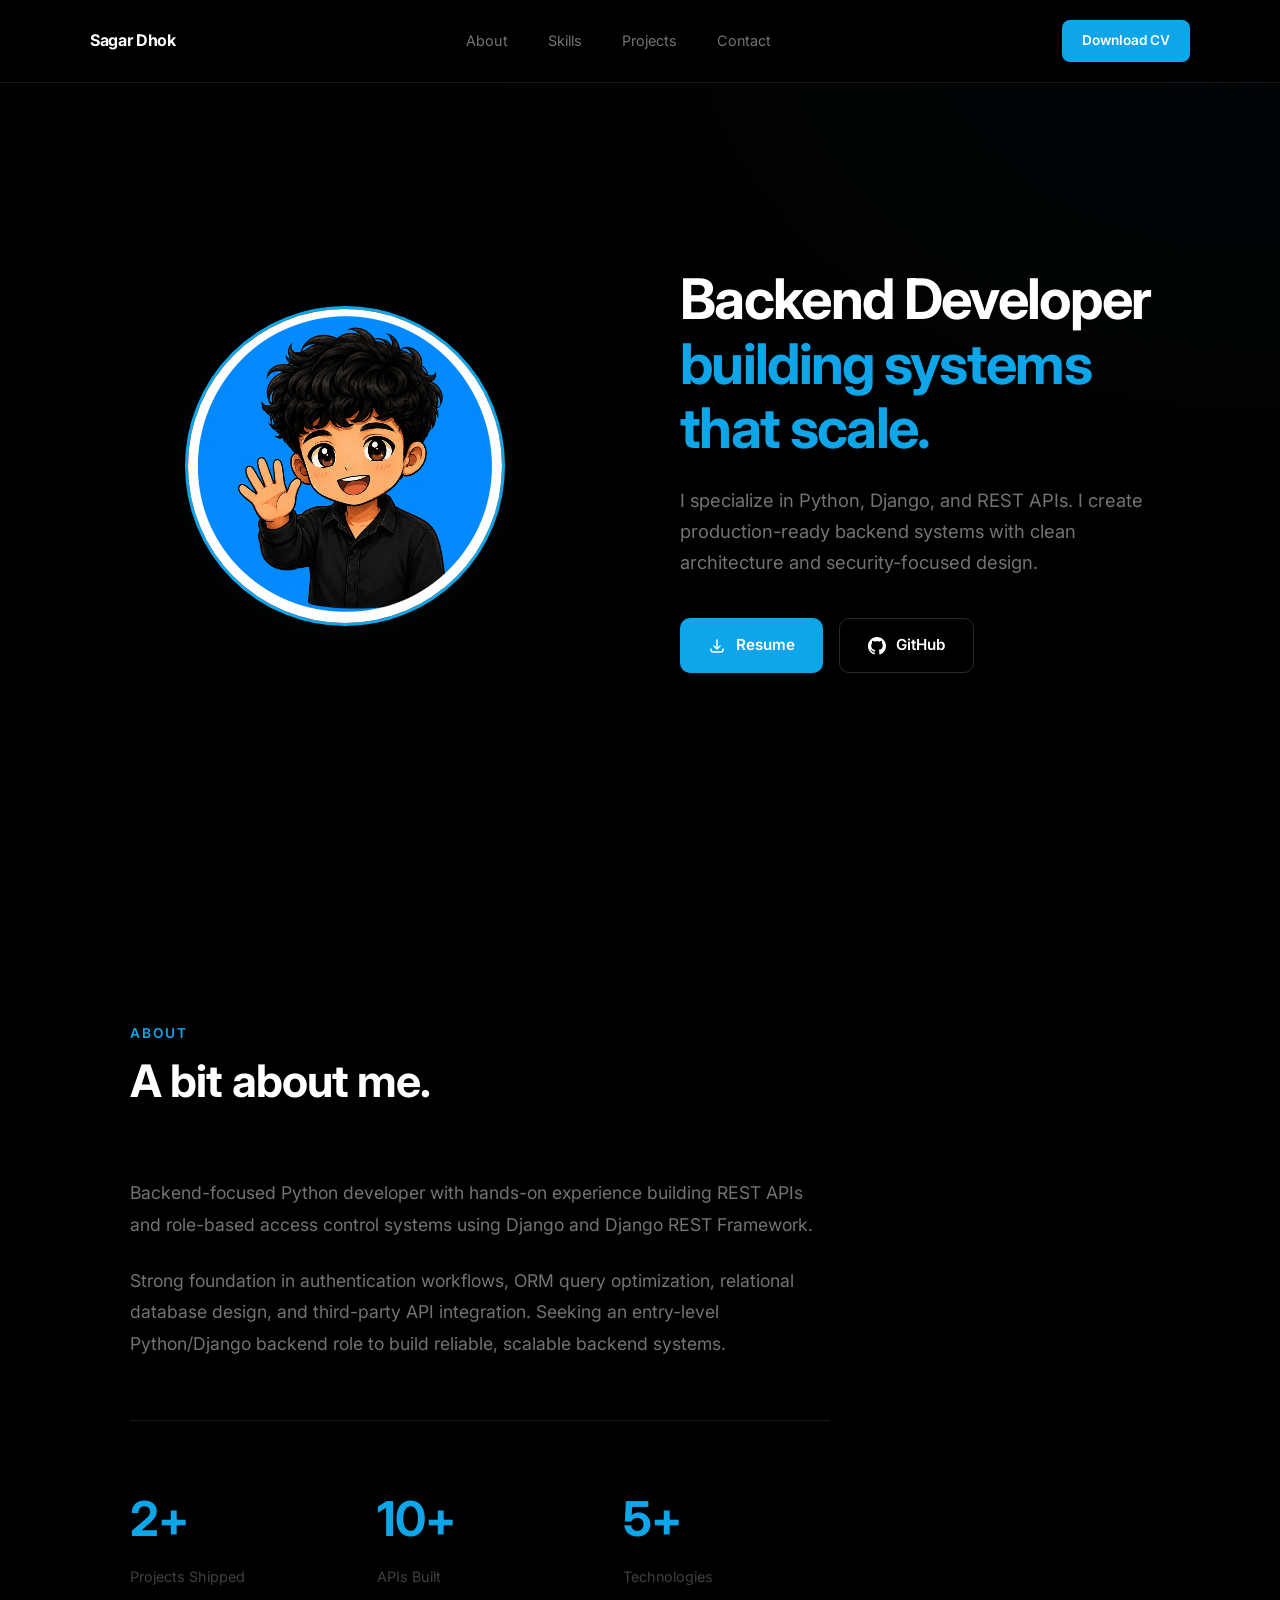
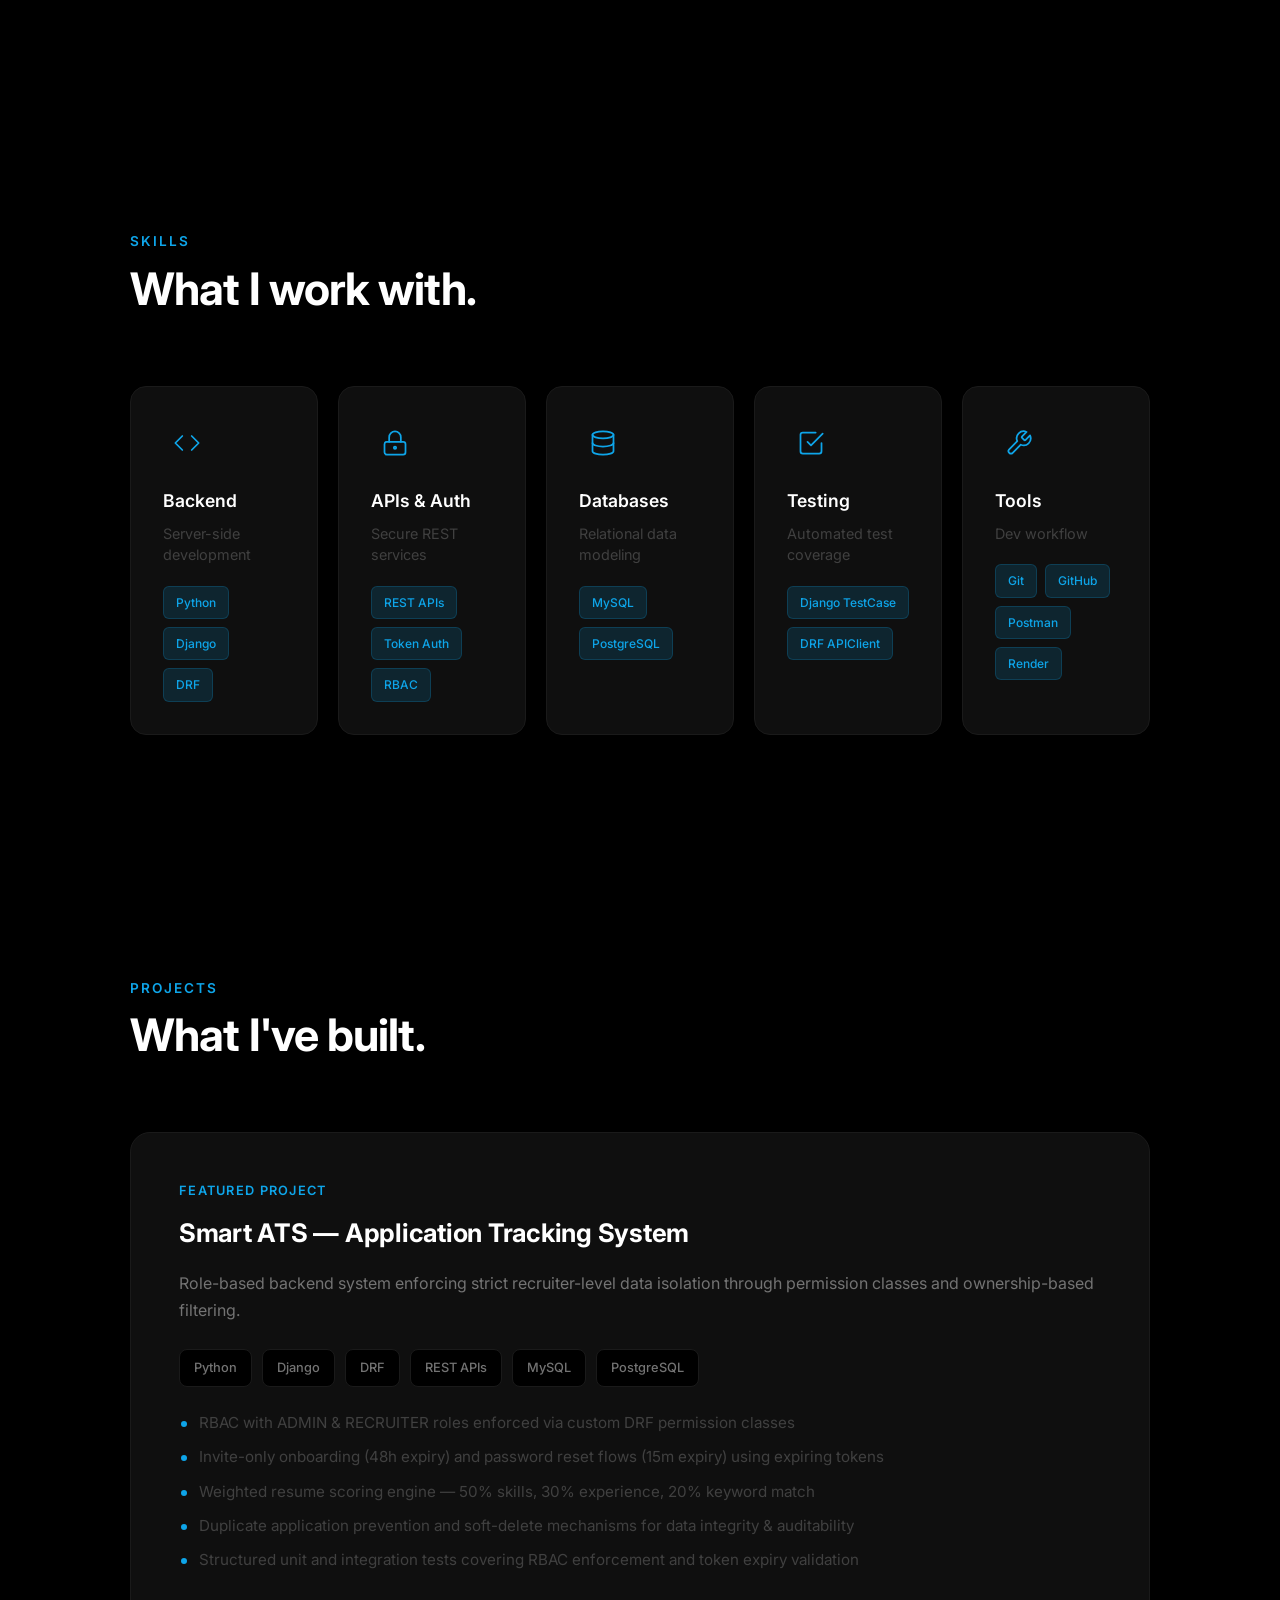
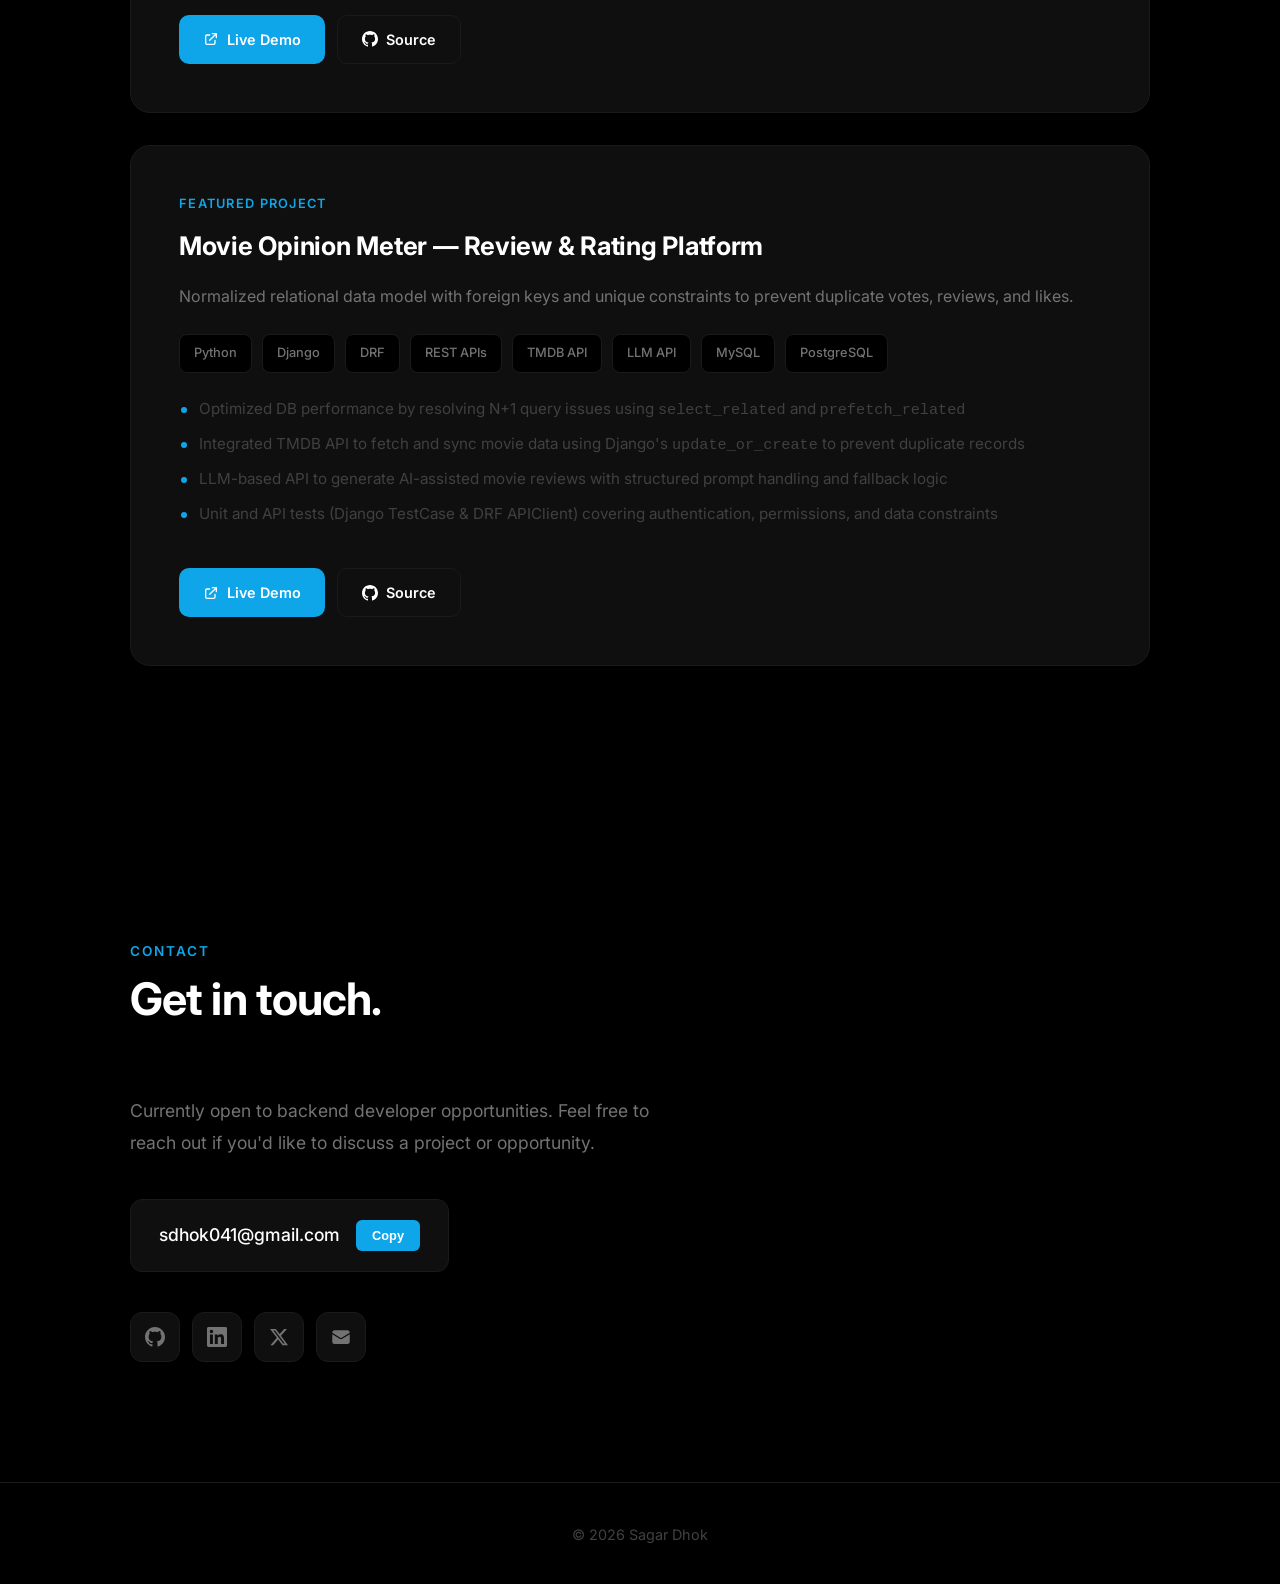
<file: index.html>
<!DOCTYPE html>
<html lang="en">
<head>
    <meta charset="UTF-8">
    <meta name="viewport" content="width=device-width, initial-scale=1.0">
    <meta name="description" content="Sagar Dhok - Backend Developer specializing in Python, Django, and REST APIs.">
    <title>Sagar Dhok — Backend Developer</title>
    <link rel="stylesheet" href="/static/css/style.css">
</head>
<body>

<!-- Nav -->
<nav class="nav">
    <div class="nav-inner">
        <a href="#" class="nav-logo">Sagar Dhok</a>
        <ul class="nav-links">
            <li><a href="#about">About</a></li>
            <li><a href="#skills">Skills</a></li>
            <li><a href="#projects">Projects</a></li>
            <li><a href="#contact">Contact</a></li>
        </ul>
        <a href="/static/resume/SagarDhok_Python_Backend_Developer.pdf" class="nav-cta" download>Download CV</a>
    </div>
</nav>

<!-- Hero -->
<section class="hero">
    <div class="hero-inner">
        
        <!-- Photo -->
        <div class="hero-photo">
            <div class="photo-container">
                <div class="photo-glow"></div>
                <img src="/static/images/profile.png" alt="Sagar Dhok" class="photo">

            </div>
        </div>
        
        
        <!-- Content -->
        <div class="hero-content">
            <h1>Backend Developer<br><span>building systems that scale.</span></h1>
            <p class="hero-description">
                I specialize in Python, Django, and REST APIs. I create production-ready 
                backend systems with clean architecture and security-focused design.
            </p>
            <div class="hero-buttons">
                <a href="/static/resume/SagarDhok_Python_Backend_Developer.pdf" class="btn btn-primary" download>
                    <svg xmlns="http://www.w3.org/2000/svg" fill="none" viewBox="0 0 24 24" stroke="currentColor" stroke-width="2">
                        <path stroke-linecap="round" stroke-linejoin="round" d="M4 16v1a3 3 0 003 3h10a3 3 0 003-3v-1m-4-4l-4 4m0 0l-4-4m4 4V4" />
                    </svg>
                    Resume
                </a>
                <a href="https://github.com/SagarDhok" target="_blank" class="btn btn-secondary">
                    <svg xmlns="http://www.w3.org/2000/svg" viewBox="0 0 24 24" fill="currentColor" width="18" height="18">
                        <path d="M12 0c-6.626 0-12 5.373-12 12 0 5.302 3.438 9.8 8.207 11.387.599.111.793-.261.793-.577v-2.234c-3.338.726-4.033-1.416-4.033-1.416-.546-1.387-1.333-1.756-1.333-1.756-1.089-.745.083-.729.083-.729 1.205.084 1.839 1.237 1.839 1.237 1.07 1.834 2.807 1.304 3.492.997.107-.775.418-1.305.762-1.604-2.665-.305-5.467-1.334-5.467-5.931 0-1.311.469-2.381 1.236-3.221-.124-.303-.535-1.524.117-3.176 0 0 1.008-.322 3.301 1.23.957-.266 1.983-.399 3.003-.404 1.02.005 2.047.138 3.006.404 2.291-1.552 3.297-1.23 3.297-1.23.653 1.653.242 2.874.118 3.176.77.84 1.235 1.911 1.235 3.221 0 4.609-2.807 5.624-5.479 5.921.43.372.823 1.102.823 2.222v3.293c0 .319.192.694.801.576 4.765-1.589 8.199-6.086 8.199-11.386 0-6.627-5.373-12-12-12z"/>
                    </svg>
                    GitHub
                </a>
            </div>
        </div>
    </div>
</section>

<!-- About -->
<section id="about">
    <div class="container">
        <span class="section-label">About</span>
        <h2 class="section-title">A bit about me.</h2>
        
        <div class="about-content">
            <p>
                Backend-focused Python developer with hands-on experience building REST APIs and
                role-based access control systems using Django and Django REST Framework.
            </p>
            <p>
                Strong foundation in authentication workflows, ORM query optimization, relational
                database design, and third-party API integration. Seeking an entry-level Python/Django
                backend role to build reliable, scalable backend systems.
            </p>
            
            <div class="stats">
                <div>
                    <div class="stat-value">2+</div>
                    <div class="stat-label">Projects Shipped</div>
                </div>
                <div>
                    <div class="stat-value">10+</div>
                    <div class="stat-label">APIs Built</div>
                </div>
                <div>
                    <div class="stat-value">5+</div>
                    <div class="stat-label">Technologies</div>
                </div>
            </div>
        </div>
    </div>
</section>

<!-- Skills -->
<section id="skills">
    <div class="container">
        <span class="section-label">Skills</span>
        <h2 class="section-title">What I work with.</h2>
        
        <div class="skills-grid skills-grid-5">
            <div class="skill-card">
                <span class="skill-icon">
                    <svg xmlns="http://www.w3.org/2000/svg" width="28" height="28" viewBox="0 0 24 24" fill="none" stroke="currentColor" stroke-width="1.5" stroke-linecap="round" stroke-linejoin="round"><polyline points="16 18 22 12 16 6"></polyline><polyline points="8 6 2 12 8 18"></polyline></svg>
                </span>
                <h4>Backend</h4>
                <p>Server-side development</p>
                <div class="skill-tags">
                    <span>Python</span>
                    <span>Django</span>
                    <span>DRF</span>
                </div>
            </div>
            
            <div class="skill-card">
                <span class="skill-icon">
                    <svg xmlns="http://www.w3.org/2000/svg" width="28" height="28" viewBox="0 0 24 24" fill="none" stroke="currentColor" stroke-width="1.5" stroke-linecap="round" stroke-linejoin="round"><rect x="3" y="11" width="18" height="11" rx="2" ry="2"></rect><path d="M7 11V7a5 5 0 0 1 10 0v4"></path><circle cx="12" cy="16" r="1"></circle></svg>
                </span>
                <h4>APIs &amp; Auth</h4>
                <p>Secure REST services</p>
                <div class="skill-tags">
                    <span>REST APIs</span>
                    <span>Token Auth</span>
                    <span>RBAC</span>
                </div>
            </div>

            <div class="skill-card">
                <span class="skill-icon">
                    <svg xmlns="http://www.w3.org/2000/svg" width="28" height="28" viewBox="0 0 24 24" fill="none" stroke="currentColor" stroke-width="1.5" stroke-linecap="round" stroke-linejoin="round"><ellipse cx="12" cy="5" rx="9" ry="3"></ellipse><path d="M21 12c0 1.66-4 3-9 3s-9-1.34-9-3"></path><path d="M3 5v14c0 1.66 4 3 9 3s9-1.34 9-3V5"></path></svg>
                </span>
                <h4>Databases</h4>
                <p>Relational data modeling</p>
                <div class="skill-tags">
                    <span>MySQL</span>
                    <span>PostgreSQL</span>
                </div>
            </div>

            <div class="skill-card">
                <span class="skill-icon">
                    <svg xmlns="http://www.w3.org/2000/svg" width="28" height="28" viewBox="0 0 24 24" fill="none" stroke="currentColor" stroke-width="1.5" stroke-linecap="round" stroke-linejoin="round"><path d="M9 11l3 3L22 4"></path><path d="M21 12v7a2 2 0 0 1-2 2H5a2 2 0 0 1-2-2V5a2 2 0 0 1 2-2h11"></path></svg>
                </span>
                <h4>Testing</h4>
                <p>Automated test coverage</p>
                <div class="skill-tags">
                    <span>Django TestCase</span>
                    <span>DRF APIClient</span>
                </div>
            </div>
            
            <div class="skill-card">
                <span class="skill-icon">
                    <svg xmlns="http://www.w3.org/2000/svg" width="28" height="28" viewBox="0 0 24 24" fill="none" stroke="currentColor" stroke-width="1.5" stroke-linecap="round" stroke-linejoin="round"><path d="M14.7 6.3a1 1 0 0 0 0 1.4l1.6 1.6a1 1 0 0 0 1.4 0l3.77-3.77a6 6 0 0 1-7.94 7.94l-6.91 6.91a2.12 2.12 0 0 1-3-3l6.91-6.91a6 6 0 0 1 7.94-7.94l-3.76 3.76z"></path></svg>
                </span>
                <h4>Tools</h4>
                <p>Dev workflow</p>
                <div class="skill-tags">
                    <span>Git</span>
                    <span>GitHub</span>
                    <span>Postman</span>
                    <span>Render</span>
                </div>
            </div>
        </div>
    </div>
</section>

<!-- Projects -->
<section id="projects">
    <div class="container">
        <span class="section-label">Projects</span>
        <h2 class="section-title">What I've built.</h2>
        
        <!-- Smart ATS -->
        <div class="project-card">
            <div class="project-content">
                <span class="project-label">Featured Project</span>
                <h3>Smart ATS &#8212; Application Tracking System</h3>
                <p>Role-based backend system enforcing strict recruiter-level data isolation through permission classes and ownership-based filtering.</p>
                
                <div class="project-tech">
                    <span>Python</span>
                    <span>Django</span>
                    <span>DRF</span>
                    <span>REST APIs</span>
                    <span>MySQL</span>
                    <span>PostgreSQL</span>
                </div>
                
                <ul class="project-features">
                    <li>RBAC with ADMIN &amp; RECRUITER roles enforced via custom DRF permission classes</li>
                    <li>Invite-only onboarding (48h expiry) and password reset flows (15m expiry) using expiring tokens</li>
                    <li>Weighted resume scoring engine &#8212; 50% skills, 30% experience, 20% keyword match</li>
                    <li>Duplicate application prevention and soft-delete mechanisms for data integrity &amp; auditability</li>
                    <li>Structured unit and integration tests covering RBAC enforcement and token expiry validation</li>
                </ul>
                
                <div class="project-links">
                    <a href="https://smart-ats-v0yf.onrender.com" target="_blank" class="link-primary">
                        <svg xmlns="http://www.w3.org/2000/svg" fill="none" viewBox="0 0 24 24" stroke="currentColor" stroke-width="2">
                            <path stroke-linecap="round" stroke-linejoin="round" d="M10 6H6a2 2 0 00-2 2v10a2 2 0 002 2h10a2 2 0 002-2v-4M14 4h6m0 0v6m0-6L10 14" />
                        </svg>
                        Live Demo
                    </a>
                    <a href="https://github.com/SagarDhok/Smart_ATS" target="_blank" class="link-secondary">
                        <svg xmlns="http://www.w3.org/2000/svg" viewBox="0 0 24 24" fill="currentColor">
                            <path d="M12 0c-6.626 0-12 5.373-12 12 0 5.302 3.438 9.8 8.207 11.387.599.111.793-.261.793-.577v-2.234c-3.338.726-4.033-1.416-4.033-1.416-.546-1.387-1.333-1.756-1.333-1.756-1.089-.745.083-.729.083-.729 1.205.084 1.839 1.237 1.839 1.237 1.07 1.834 2.807 1.304 3.492.997.107-.775.418-1.305.762-1.604-2.665-.305-5.467-1.334-5.467-5.931 0-1.311.469-2.381 1.236-3.221-.124-.303-.535-1.524.117-3.176 0 0 1.008-.322 3.301 1.23.957-.266 1.983-.399 3.003-.404 1.02.005 2.047.138 3.006.404 2.291-1.552 3.297-1.23 3.297-1.23.653 1.653.242 2.874.118 3.176.77.84 1.235 1.911 1.235 3.221 0 4.609-2.807 5.624-5.479 5.921.43.372.823 1.102.823 2.222v3.293c0 .319.192.694.801.576 4.765-1.589 8.199-6.086 8.199-11.386 0-6.627-5.373-12-12-12z"/>
                        </svg>
                        Source
                    </a>
                </div>
            </div>
        </div>
        
        <!-- Movie Opinion Meter -->
        <div class="project-card">
            <div class="project-content">
                <span class="project-label">Featured Project</span>
                <h3>Movie Opinion Meter &#8212; Review &amp; Rating Platform</h3>
                <p>Normalized relational data model with foreign keys and unique constraints to prevent duplicate votes, reviews, and likes.</p>
                
                <div class="project-tech">
                    <span>Python</span>
                    <span>Django</span>
                    <span>DRF</span>
                    <span>REST APIs</span>
                    <span>TMDB API</span>
                    <span>LLM API</span>
                    <span>MySQL</span>
                    <span>PostgreSQL</span>
                </div>
                
                <ul class="project-features">
                    <li>Optimized DB performance by resolving N+1 query issues using <code>select_related</code> and <code>prefetch_related</code></li>
                    <li>Integrated TMDB API to fetch and sync movie data using Django's <code>update_or_create</code> to prevent duplicate records</li>
                    <li>LLM-based API to generate AI-assisted movie reviews with structured prompt handling and fallback logic</li>
                    <li>Unit and API tests (Django TestCase &amp; DRF APIClient) covering authentication, permissions, and data constraints</li>
                </ul>
                
                <div class="project-links">
                    <a href="https://movie-opinion-meter.onrender.com" target="_blank" class="link-primary">
                        <svg xmlns="http://www.w3.org/2000/svg" fill="none" viewBox="0 0 24 24" stroke="currentColor" stroke-width="2">
                            <path stroke-linecap="round" stroke-linejoin="round" d="M10 6H6a2 2 0 00-2 2v10a2 2 0 002 2h10a2 2 0 002-2v-4M14 4h6m0 0v6m0-6L10 14" />
                        </svg>
                        Live Demo
                    </a>
                    <a href="https://github.com/SagarDhok/Movie_Opinion_Meter" target="_blank" class="link-secondary">
                        <svg xmlns="http://www.w3.org/2000/svg" viewBox="0 0 24 24" fill="currentColor">
                            <path d="M12 0c-6.626 0-12 5.373-12 12 0 5.302 3.438 9.8 8.207 11.387.599.111.793-.261.793-.577v-2.234c-3.338.726-4.033-1.416-4.033-1.416-.546-1.387-1.333-1.756-1.333-1.756-1.089-.745.083-.729.083-.729 1.205.084 1.839 1.237 1.839 1.237 1.07 1.834 2.807 1.304 3.492.997.107-.775.418-1.305.762-1.604-2.665-.305-5.467-1.334-5.467-5.931 0-1.311.469-2.381 1.236-3.221-.124-.303-.535-1.524.117-3.176 0 0 1.008-.322 3.301 1.23.957-.266 1.983-.399 3.003-.404 1.02.005 2.047.138 3.006.404 2.291-1.552 3.297-1.23 3.297-1.23.653 1.653.242 2.874.118 3.176.77.84 1.235 1.911 1.235 3.221 0 4.609-2.807 5.624-5.479 5.921.43.372.823 1.102.823 2.222v3.293c0 .319.192.694.801.576 4.765-1.589 8.199-6.086 8.199-11.386 0-6.627-5.373-12-12-12z"/>
                        </svg>
                        Source
                    </a>
                </div>
            </div>
        </div>
    </div>
</section>

<!-- Contact -->
<section id="contact">
    <div class="container">
        <span class="section-label">Contact</span>
        <h2 class="section-title">Get in touch.</h2>
        
        <div class="contact-content">
            <p>Currently open to backend developer opportunities. Feel free to reach out if you'd like to discuss a project or opportunity.</p>
            
            <div class="contact-email">
                <span>sdhok041@gmail.com</span>
                <button class="copy-btn" onclick="navigator.clipboard.writeText('sdhok041@gmail.com'); this.textContent='Copied!'; setTimeout(() => this.textContent='Copy', 2000)">Copy</button>
            </div>
            
            <div class="socials">
                <a href="https://github.com/SagarDhok" target="_blank" class="social-btn" title="GitHub">
                    <svg xmlns="http://www.w3.org/2000/svg" viewBox="0 0 24 24" fill="currentColor">
                        <path d="M12 0c-6.626 0-12 5.373-12 12 0 5.302 3.438 9.8 8.207 11.387.599.111.793-.261.793-.577v-2.234c-3.338.726-4.033-1.416-4.033-1.416-.546-1.387-1.333-1.756-1.333-1.756-1.089-.745.083-.729.083-.729 1.205.084 1.839 1.237 1.839 1.237 1.07 1.834 2.807 1.304 3.492.997.107-.775.418-1.305.762-1.604-2.665-.305-5.467-1.334-5.467-5.931 0-1.311.469-2.381 1.236-3.221-.124-.303-.535-1.524.117-3.176 0 0 1.008-.322 3.301 1.23.957-.266 1.983-.399 3.003-.404 1.02.005 2.047.138 3.006.404 2.291-1.552 3.297-1.23 3.297-1.23.653 1.653.242 2.874.118 3.176.77.84 1.235 1.911 1.235 3.221 0 4.609-2.807 5.624-5.479 5.921.43.372.823 1.102.823 2.222v3.293c0 .319.192.694.801.576 4.765-1.589 8.199-6.086 8.199-11.386 0-6.627-5.373-12-12-12z"/>
                    </svg>
                </a>
                <a href="https://linkedin.com/in/sagardhok" target="_blank" class="social-btn" title="LinkedIn">
                    <svg xmlns="http://www.w3.org/2000/svg" viewBox="0 0 24 24" fill="currentColor">
                        <path d="M20.447 20.452h-3.554v-5.569c0-1.328-.027-3.037-1.852-3.037-1.853 0-2.136 1.445-2.136 2.939v5.667H9.351V9h3.414v1.561h.046c.477-.9 1.637-1.85 3.37-1.85 3.601 0 4.267 2.37 4.267 5.455v6.286zM5.337 7.433c-1.144 0-2.063-.926-2.063-2.065 0-1.138.92-2.063 2.063-2.063 1.14 0 2.064.925 2.064 2.063 0 1.139-.925 2.065-2.064 2.065zm1.782 13.019H3.555V9h3.564v11.452zM22.225 0H1.771C.792 0 0 .774 0 1.729v20.542C0 23.227.792 24 1.771 24h20.451C23.2 24 24 23.227 24 22.271V1.729C24 .774 23.2 0 22.222 0h.003z"/>
                    </svg>
                </a>
                <a href="https://x.com/SagarDh0k" target="_blank" class="social-btn" title="X">
                    <svg xmlns="http://www.w3.org/2000/svg" viewBox="0 0 24 24" fill="currentColor">
                        <path d="M18.244 2.25h3.308l-7.227 8.26 8.502 11.24H16.17l-5.214-6.817L4.99 21.75H1.68l7.73-8.835L1.254 2.25H8.08l4.713 6.231zm-1.161 17.52h1.833L7.084 4.126H5.117z"/>
                    </svg>
                </a>
                <a href="mailto:sdhok041@gmail.com" class="social-btn" title="Email">
                    <svg xmlns="http://www.w3.org/2000/svg" viewBox="0 0 24 24" fill="currentColor">
                        <path d="M1.5 8.67v8.58a3 3 0 003 3h15a3 3 0 003-3V8.67l-8.928 5.493a3 3 0 01-3.144 0L1.5 8.67z"/>
                        <path d="M22.5 6.908V6.75a3 3 0 00-3-3h-15a3 3 0 00-3 3v.158l9.714 5.978a1.5 1.5 0 001.572 0L22.5 6.908z"/>
                    </svg>
                </a>
            </div>
        </div>
    </div>
</section>

<!-- Footer -->
<footer class="footer">
    <p>&copy; 2026 Sagar Dhok</p>
</footer>

</body>
</html>
</file>
<file: static/css/style.css>
@import url('https://fonts.googleapis.com/css2?family=Inter:wght@400;500;600;700;800&display=swap');

:root {
    /* Dark Theme */
    --bg: #000000;
    --bg-elevated: #0a0a0a;
    --bg-card: #0f0f0f;

    /* Sky Blue Accent */
    --red: #0ea5e9;
    --red-dark: #0284c7;
    --red-glow: rgba(14, 165, 233, 0.15);

    /* Text */
    --text: #ffffff;
    --text-secondary: #737373;
    --text-muted: #404040;

    /* Border */
    --border: #1a1a1a;
    --border-hover: #2a2a2a;
}

* {
    margin: 0;
    padding: 0;
    box-sizing: border-box;
}

html {
    scroll-behavior: smooth;
}

body {
    font-family: 'Inter', -apple-system, BlinkMacSystemFont, sans-serif;
    background: var(--bg);
    color: var(--text);
    line-height: 1.6;
    -webkit-font-smoothing: antialiased;
}

/* Subtle gradient background */
body::before {
    content: '';
    position: fixed;
    top: 0;
    left: 0;
    width: 100%;
    height: 100%;
    background: radial-gradient(ellipse at top right, rgba(14, 165, 233, 0.03) 0%, transparent 50%);
    pointer-events: none;
    z-index: -1;
}

a {
    color: inherit;
    text-decoration: none;
}

/* ================= ANIMATIONS ================= */
@keyframes fadeInUp {
    from {
        opacity: 0;
        transform: translateY(30px);
    }

    to {
        opacity: 1;
        transform: translateY(0);
    }
}

@keyframes fadeIn {
    from {
        opacity: 0;
    }

    to {
        opacity: 1;
    }
}

@keyframes scaleIn {
    from {
        opacity: 0;
        transform: scale(0.9);
    }

    to {
        opacity: 1;
        transform: scale(1);
    }
}

@keyframes pulse {

    0%,
    100% {
        opacity: 1;
    }

    50% {
        opacity: 0.5;
    }
}

@keyframes float {

    0%,
    100% {
        transform: translateY(0);
    }

    50% {
        transform: translateY(-10px);
    }
}

@keyframes glow {

    0%,
    100% {
        box-shadow: 0 0 20px rgba(14, 165, 233, 0.3);
    }

    50% {
        box-shadow: 0 0 40px rgba(14, 165, 233, 0.5);
    }
}

/* ================= LAYOUT ================= */
.container {
    max-width: 1100px;
    margin: 0 auto;
    padding: 0 40px;
}

/* ================= NAV ================= */
.nav {
    position: fixed;
    top: 0;
    left: 0;
    right: 0;
    z-index: 100;
    padding: 20px 40px;
    background: rgba(0, 0, 0, 0.9);
    backdrop-filter: blur(20px);
    -webkit-backdrop-filter: blur(20px);
    border-bottom: 1px solid var(--border);
    animation: fadeIn 0.6s ease;
}

.nav-inner {
    max-width: 1100px;
    margin: 0 auto;
    display: flex;
    justify-content: space-between;
    align-items: center;
}

.nav-logo {
    font-size: 1rem;
    font-weight: 700;
    letter-spacing: -0.02em;
    transition: color 0.3s;
}

.nav-logo:hover {
    color: var(--red);
}

.nav-links {
    display: flex;
    gap: 40px;
    list-style: none;
}

.nav-links a {
    font-size: 0.9rem;
    color: var(--text-secondary);
    transition: all 0.3s;
    position: relative;
}

.nav-links a::after {
    content: '';
    position: absolute;
    bottom: -4px;
    left: 0;
    width: 0;
    height: 2px;
    background: var(--red);
    transition: width 0.3s;
}

.nav-links a:hover {
    color: var(--text);
}

.nav-links a:hover::after {
    width: 100%;
}

.nav-cta {
    font-size: 0.85rem;
    font-weight: 600;
    padding: 10px 20px;
    background: var(--red);
    color: var(--text);
    border-radius: 8px;
    transition: all 0.3s;
}

.nav-cta:hover {
    background: var(--red-dark);
    transform: translateY(-2px);
    box-shadow: 0 10px 20px rgba(14, 165, 233, 0.3);
}

/* ================= HERO ================= */
.hero {
    min-height: 100vh;
    display: flex;
    align-items: center;
    padding: 140px 40px 100px;
}

.hero-inner {
    max-width: 1100px;
    margin: 0 auto;
    display: grid;
    grid-template-columns: 1fr 1fr;
    gap: 80px;
    align-items: center;
    width: 100%;
}

/* Photo */
.hero-photo {
    display: flex;
    justify-content: center;
    animation: scaleIn 0.8s ease 0.2s both;
}

.photo-container {
    position: relative;
}

.photo {
    width: 320px;
    height: 320px;
    border-radius: 50%;
    object-fit: cover;
    border: 3px solid var(--red);
    transition: all 0.5s ease;
    animation: float 6s ease-in-out infinite;
}

.photo:hover {
    border-color: var(--text);
    transform: scale(1.05);
    box-shadow: 0 0 60px rgba(14, 165, 233, 0.4);
}

.photo-glow {
    position: absolute;
    top: 50%;
    left: 50%;
    width: 380px;
    height: 380px;
    transform: translate(-50%, -50%);
    background: radial-gradient(circle, rgba(14, 165, 233, 0.1) 0%, transparent 70%);
    pointer-events: none;
    z-index: -1;
    animation: glow 3s ease-in-out infinite;
}

.status {
    position: absolute;
    bottom: 24px;
    right: 24px;
    display: flex;
    align-items: center;
    gap: 8px;
    padding: 10px 16px;
    background: var(--bg);
    border: 1px solid var(--red);
    border-radius: 100px;
    font-size: 0.8rem;
    font-weight: 500;
    color: var(--text);
    animation: fadeIn 1s ease 0.6s both;
}

.status-dot {
    width: 8px;
    height: 8px;
    background: #22c55e;
    border-radius: 50%;
    animation: pulse 2s ease-in-out infinite;
}

/* Content */
.hero-content {
    animation: fadeInUp 0.8s ease 0.3s both;
}

.hero-content h1 {
    font-size: clamp(2.5rem, 5vw, 3.5rem);
    font-weight: 700;
    line-height: 1.15;
    letter-spacing: -0.03em;
    margin-bottom: 24px;
}

.hero-content h1 span {
    color: var(--red);
}

.hero-description {
    font-size: 1.15rem;
    color: var(--text-secondary);
    line-height: 1.7;
    margin-bottom: 40px;
    max-width: 480px;
}

.hero-buttons {
    display: flex;
    gap: 16px;
    animation: fadeInUp 0.8s ease 0.5s both;
}

.btn {
    font-size: 0.95rem;
    font-weight: 600;
    padding: 14px 28px;
    border-radius: 10px;
    display: inline-flex;
    align-items: center;
    gap: 10px;
    transition: all 0.3s ease;
    cursor: pointer;
    border: none;
}

.btn svg {
    width: 18px;
    height: 18px;
}

.btn-primary {
    background: var(--red);
    color: var(--text);
}

.btn-primary:hover {
    background: var(--red-dark);
    transform: translateY(-3px);
    box-shadow: 0 15px 30px rgba(14, 165, 233, 0.4);
}

.btn-secondary {
    background: transparent;
    color: var(--text);
    border: 1px solid var(--border-hover);
}

.btn-secondary:hover {
    border-color: var(--red);
    color: var(--red);
    transform: translateY(-3px);
}

/* ================= SECTIONS ================= */
section {
    padding: 120px 40px;
}

.section-label {
    font-size: 0.85rem;
    font-weight: 600;
    color: var(--red);
    text-transform: uppercase;
    letter-spacing: 0.15em;
    margin-bottom: 16px;
}

.section-title {
    font-size: clamp(2rem, 4vw, 2.8rem);
    font-weight: 700;
    letter-spacing: -0.02em;
    margin-bottom: 60px;
}

/* ================= ABOUT ================= */
.about-content {
    max-width: 700px;
}

.about-content p {
    font-size: 1.1rem;
    color: var(--text-secondary);
    line-height: 1.8;
    margin-bottom: 24px;
}

.stats {
    display: grid;
    grid-template-columns: repeat(3, 1fr);
    gap: 40px;
    margin-top: 60px;
    padding-top: 60px;
    border-top: 1px solid var(--border);
}

.stat-value {
    font-size: 3rem;
    font-weight: 700;
    letter-spacing: -0.02em;
    color: var(--red);
}

.stat-label {
    font-size: 0.9rem;
    color: var(--text-muted);
    margin-top: 8px;
}

/* ================= SKILLS ================= */
.skills-grid {
    display: grid;
    grid-template-columns: repeat(4, 1fr);
    gap: 20px;
}

.skills-grid-5 {
    grid-template-columns: repeat(5, 1fr);
}

.skill-card {
    background: var(--bg-card);
    border: 1px solid var(--border);
    border-radius: 16px;
    padding: 32px;
    transition: all 0.4s ease;
    position: relative;
    overflow: hidden;
}

.skill-card::before {
    content: '';
    position: absolute;
    top: 0;
    left: 0;
    right: 0;
    height: 2px;
    background: linear-gradient(90deg, var(--red), var(--red-dark));
    transform: scaleX(0);
    transform-origin: left;
    transition: transform 0.4s ease;
}

.skill-card:hover {
    border-color: var(--red);
    transform: translateY(-8px);
    box-shadow: 0 20px 40px rgba(14, 165, 233, 0.15);
}

.skill-card:hover::before {
    transform: scaleX(1);
}

.skill-icon {
    display: flex;
    align-items: center;
    justify-content: center;
    width: 48px;
    height: 48px;
    margin-bottom: 20px;
    color: var(--red);
    transition: color 0.3s;
}

.skill-card:hover .skill-icon {
    color: var(--text);
}

.skill-card h4 {
    font-size: 1.1rem;
    font-weight: 600;
    margin-bottom: 8px;
}

.skill-card p {
    font-size: 0.9rem;
    color: var(--text-muted);
    margin-bottom: 20px;
    line-height: 1.5;
}

.skill-tags {
    display: flex;
    flex-wrap: wrap;
    gap: 8px;
}

.skill-tags span {
    font-size: 0.75rem;
    font-weight: 500;
    padding: 6px 12px;
    background: var(--red-glow);
    border: 1px solid rgba(14, 165, 233, 0.2);
    border-radius: 6px;
    color: var(--red);
    transition: all 0.3s;
}

.skill-card:hover .skill-tags span {
    background: rgba(14, 165, 233, 0.2);
    border-color: var(--red);
}

/* ================= PROJECTS ================= */
.project-card {
    background: var(--bg-card);
    border: 1px solid var(--border);
    border-radius: 20px;
    padding: 48px;
    margin-bottom: 32px;
    transition: all 0.4s ease;
    position: relative;
    overflow: hidden;
}

.project-card::before {
    content: '';
    position: absolute;
    top: 0;
    left: 0;
    width: 4px;
    height: 0;
    background: var(--red);
    transition: height 0.4s ease;
}

.project-card:hover {
    border-color: var(--border-hover);
    transform: translateY(-8px);
    box-shadow: 0 30px 60px rgba(0, 0, 0, 0.3);
}

.project-card:hover::before {
    height: 100%;
}

.project-content {
    display: flex;
    flex-direction: column;
}

.project-label {
    font-size: 0.8rem;
    font-weight: 600;
    color: var(--red);
    text-transform: uppercase;
    letter-spacing: 0.1em;
    margin-bottom: 12px;
}

.project-card h3 {
    font-size: 1.6rem;
    font-weight: 700;
    margin-bottom: 16px;
    letter-spacing: -0.01em;
    transition: color 0.3s;
}

.project-card:hover h3 {
    color: var(--red);
}

.project-card>.project-content>p {
    color: var(--text-secondary);
    font-size: 1rem;
    line-height: 1.7;
    margin-bottom: 24px;
}

.project-tech {
    display: flex;
    flex-wrap: wrap;
    gap: 10px;
    margin-bottom: 24px;
}

.project-tech span {
    font-size: 0.8rem;
    font-weight: 500;
    padding: 8px 14px;
    background: var(--bg);
    border: 1px solid var(--border);
    border-radius: 8px;
    color: var(--text-secondary);
    transition: all 0.3s;
}

.project-card:hover .project-tech span {
    border-color: var(--border-hover);
}

.project-features {
    list-style: none;
    margin-bottom: 32px;
    flex: 1;
}

.project-features li {
    font-size: 0.95rem;
    color: var(--text-muted);
    padding-left: 20px;
    margin-bottom: 10px;
    position: relative;
    line-height: 1.6;
    transition: color 0.3s;
}

.project-features li::before {
    content: '';
    position: absolute;
    left: 2px;
    top: 10px;
    width: 6px;
    height: 6px;
    background: var(--red);
    border-radius: 50%;
}

.project-card:hover .project-features li {
    color: var(--text-secondary);
}

.project-links {
    display: flex;
    gap: 12px;
}

.project-links a {
    font-size: 0.9rem;
    font-weight: 600;
    padding: 12px 24px;
    border-radius: 10px;
    display: inline-flex;
    align-items: center;
    gap: 8px;
    transition: all 0.3s;
}

.project-links a svg {
    width: 16px;
    height: 16px;
}

.link-primary {
    background: var(--red);
    color: var(--text);
}

.link-primary:hover {
    background: var(--red-dark);
    transform: translateY(-2px);
    box-shadow: 0 10px 20px rgba(14, 165, 233, 0.3);
}

.link-secondary {
    background: transparent;
    border: 1px solid var(--border);
    color: var(--text);
}

.link-secondary:hover {
    border-color: var(--red);
    color: var(--red);
    transform: translateY(-2px);
}

/* ================= CONTACT ================= */
.contact-content {
    max-width: 550px;
}

.contact-content>p {
    font-size: 1.1rem;
    color: var(--text-secondary);
    line-height: 1.8;
    margin-bottom: 40px;
}

.contact-email {
    display: inline-flex;
    align-items: center;
    gap: 16px;
    padding: 20px 28px;
    background: var(--bg-card);
    border: 1px solid var(--border);
    border-radius: 12px;
    margin-bottom: 40px;
    transition: all 0.3s;
}

.contact-email:hover {
    border-color: var(--red);
}

.contact-email span {
    font-size: 1.1rem;
    font-weight: 500;
}

.copy-btn {
    font-size: 0.8rem;
    font-weight: 600;
    padding: 8px 16px;
    background: var(--red);
    color: var(--text);
    border: none;
    border-radius: 6px;
    cursor: pointer;
    transition: all 0.3s;
}

.copy-btn:hover {
    background: var(--red-dark);
    transform: translateY(-2px);
}

.socials {
    display: flex;
    gap: 12px;
}

.social-btn {
    width: 50px;
    height: 50px;
    display: flex;
    align-items: center;
    justify-content: center;
    background: var(--bg-card);
    border: 1px solid var(--border);
    border-radius: 12px;
    color: var(--text-secondary);
    transition: all 0.3s ease;
}

.social-btn svg {
    width: 20px;
    height: 20px;
}

.social-btn:hover {
    border-color: var(--red);
    color: var(--red);
    transform: translateY(-5px) scale(1.05);
    box-shadow: 0 15px 30px rgba(14, 165, 233, 0.2);
}

/* ================= FOOTER ================= */
.footer {
    text-align: center;
    padding: 40px;
    border-top: 1px solid var(--border);
}

.footer p {
    color: var(--text-muted);
    font-size: 0.9rem;
}

/* ================= RESPONSIVE ================= */

/* Tablet */
@media (max-width: 900px) {
    .hero-inner {
        grid-template-columns: 1fr;
        text-align: center;
        gap: 48px;
    }

    .hero-photo {
        order: -1;
    }

    .hero-description {
        max-width: 100%;
        margin-left: auto;
        margin-right: auto;
    }

    .hero-buttons {
        justify-content: center;
    }

    .skills-grid,
    .skills-grid-5 {
        grid-template-columns: repeat(3, 1fr);
    }

    .stats {
        gap: 24px;
    }

    .about-content {
        max-width: 100%;
    }

    .contact-content {
        max-width: 100%;
    }
}

/* Mobile */
@media (max-width: 640px) {

    /* Base spacing */
    .container,
    section,
    .nav,
    .hero {
        padding-left: 20px;
        padding-right: 20px;
    }

    /* Navigation */
    .nav {
        padding: 16px 20px;
    }

    .nav-logo {
        font-size: 0.95rem;
    }

    .nav-links {
        display: none;
    }

    .nav-cta {
        padding: 8px 16px;
        font-size: 0.8rem;
    }

    /* Hero */
    .hero {
        min-height: auto;
        padding-top: 100px;
        padding-bottom: 60px;
    }

    .hero-inner {
        gap: 40px;
    }

    .photo {
        width: 200px;
        height: 200px;
        border-width: 2px;
    }

    .photo-glow {
        width: 230px;
        height: 230px;
    }

    .status {
        bottom: 10px;
        right: 10px;
        padding: 6px 12px;
        font-size: 0.7rem;
    }

    .status-dot {
        width: 6px;
        height: 6px;
    }

    .hero-content h1 {
        font-size: 1.8rem;
        margin-bottom: 16px;
    }

    .hero-description {
        font-size: 1rem;
        margin-bottom: 28px;
    }

    .hero-buttons {
        flex-direction: column;
        gap: 12px;
    }

    .btn {
        width: 100%;
        justify-content: center;
        padding: 14px 24px;
        font-size: 0.9rem;
    }

    /* Sections */
    section {
        padding-top: 60px;
        padding-bottom: 60px;
    }

    .section-label {
        font-size: 0.75rem;
        margin-bottom: 12px;
    }

    .section-title {
        font-size: 1.6rem;
        margin-bottom: 40px;
    }

    /* About */
    .about-content p {
        font-size: 1rem;
    }

    .stats {
        grid-template-columns: repeat(3, 1fr);
        gap: 12px;
        margin-top: 40px;
        padding-top: 40px;
    }

    .stat-value {
        font-size: 1.8rem;
    }

    .stat-label {
        font-size: 0.75rem;
    }

    /* Skills */
    .skills-grid,
    .skills-grid-5 {
        grid-template-columns: 1fr;
        gap: 16px;
    }

    .skill-card {
        padding: 24px;
        border-radius: 12px;
    }

    .skill-icon {
        font-size: 1.6rem;
        margin-bottom: 14px;
    }

    .skill-card h4 {
        font-size: 1rem;
    }

    .skill-card p {
        font-size: 0.85rem;
        margin-bottom: 14px;
    }

    .skill-tags span {
        font-size: 0.7rem;
        padding: 5px 10px;
    }

    /* Projects */
    .project-card {
        padding: 24px;
        border-radius: 16px;
        margin-bottom: 20px;
    }

    .project-label {
        font-size: 0.7rem;
    }

    .project-card h3 {
        font-size: 1.3rem;
        margin-bottom: 12px;
    }

    .project-card>.project-content>p {
        font-size: 0.9rem;
        margin-bottom: 20px;
    }

    .project-tech {
        gap: 8px;
        margin-bottom: 20px;
    }

    .project-tech span {
        font-size: 0.7rem;
        padding: 6px 10px;
    }

    .project-features li {
        font-size: 0.85rem;
        margin-bottom: 8px;
    }

    .project-links {
        flex-direction: column;
        gap: 10px;
    }

    .project-links a {
        width: 100%;
        justify-content: center;
        padding: 12px 20px;
        font-size: 0.85rem;
    }

    /* Contact */
    .contact-content>p {
        font-size: 1rem;
        margin-bottom: 28px;
    }

    .contact-email {
        flex-direction: column;
        text-align: center;
        width: 100%;
        padding: 16px 20px;
        gap: 12px;
    }

    .contact-email span {
        font-size: 0.95rem;
    }

    .copy-btn {
        width: 100%;
        padding: 10px 16px;
    }

    .socials {
        justify-content: center;
        gap: 10px;
    }

    .social-btn {
        width: 46px;
        height: 46px;
    }

    /* Footer */
    .footer {
        padding: 28px 20px;
    }

    .footer p {
        font-size: 0.8rem;
    }

    /* Disable heavy animations on mobile for performance */
    .photo {
        animation: none;
    }

    .photo-glow {
        animation: none;
    }

    .skill-card:hover,
    .project-card:hover,
    .social-btn:hover {
        transform: none;
    }
}

/* Small phones */
@media (max-width: 380px) {
    .photo {
        width: 160px;
        height: 160px;
    }

    .photo-glow {
        width: 180px;
        height: 180px;
    }

    .hero-content h1 {
        font-size: 1.5rem;
    }

    .stat-value {
        font-size: 1.5rem;
    }

    .stats {
        gap: 8px;
    }
}

/* Selection & Scrollbar */
::selection {
    background: rgba(14, 165, 233, 0.3);
}

::-webkit-scrollbar {
    width: 6px;
}

::-webkit-scrollbar-track {
    background: var(--bg);
}

::-webkit-scrollbar-thumb {
    background: var(--red-dark);
    border-radius: 3px;
}

::-webkit-scrollbar-thumb:hover {
    background: var(--red);
}
</file>
